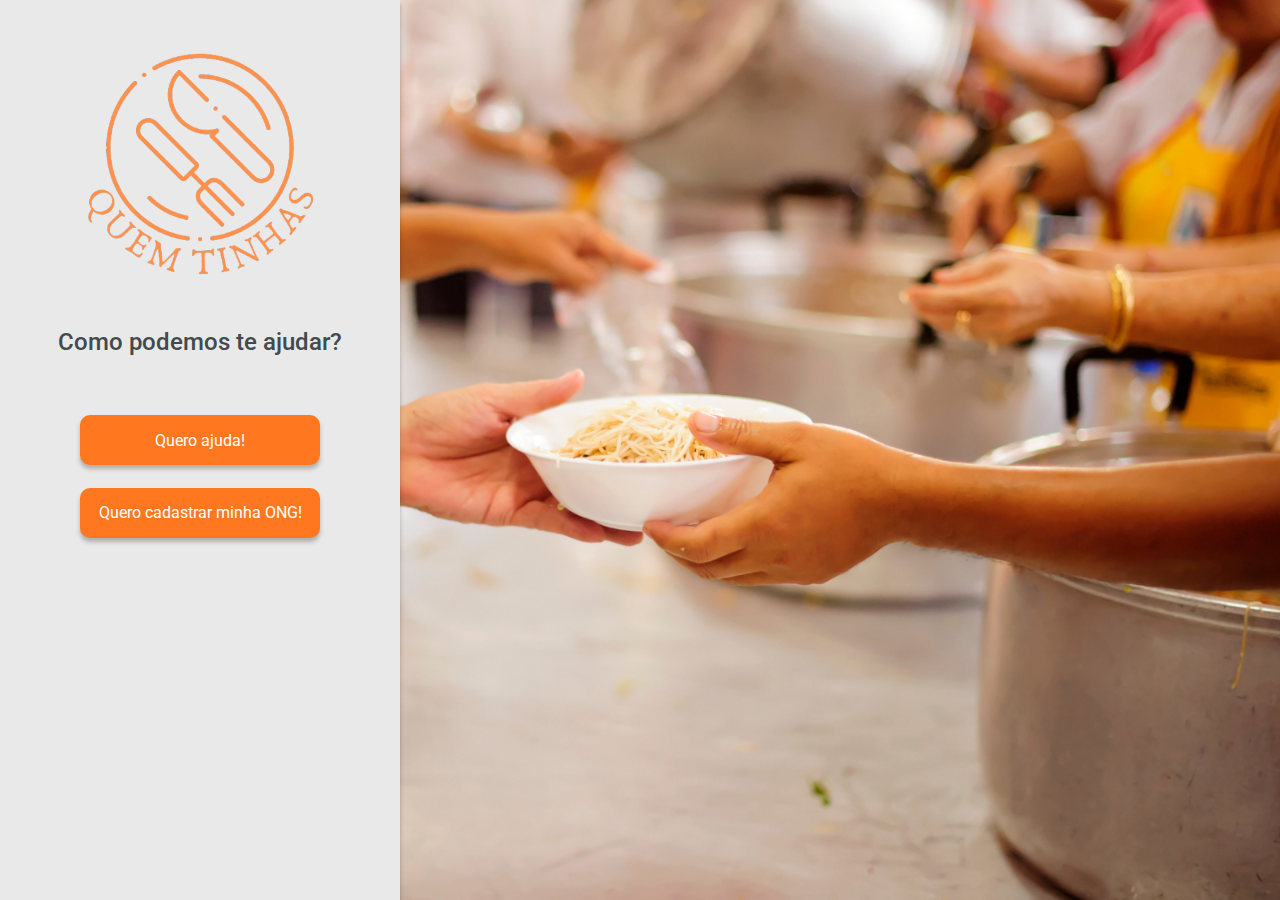
<file: index.html>
<!DOCTYPE html>
<html lang="pt-br">
  <head>
    <meta charset="UTF-8" />
    <meta http-equiv="X-UA-Compatible" content="IE=edge" />
    <meta name="viewport" content="width=device-width, initial-scale=1.0" />
    <link rel="stylesheet" href="./assets/css/global.css" />
    <link rel="stylesheet" href="./assets/css/index.css" />
    <title>QUEMtinhas</title>
  </head>
  <body>
    <div class="background">
      <div class="data">
        <div class="image-container">
          <img src="./assets/img/logo.png" alt="QUEMtinhas logo" />
        </div>
        <div class="text-container">
          <h1>Como podemos te ajudar?</h1>
        </div>
        <div class="button-container">
          <input
            id="iwant-food"
            type="button"
            class="button"
            value="Quero ajuda!"
          />
        </div>
        <div class="button-container">
          <input
            id="register-ong"
            type="button"
            class="button"
            value="Quero cadastrar minha ONG!"
          />
        </div>
      </div>
    </div>
    <script src="./assets/javascript/EventHandlers.js"></script>
  </body>
</html>
</file>
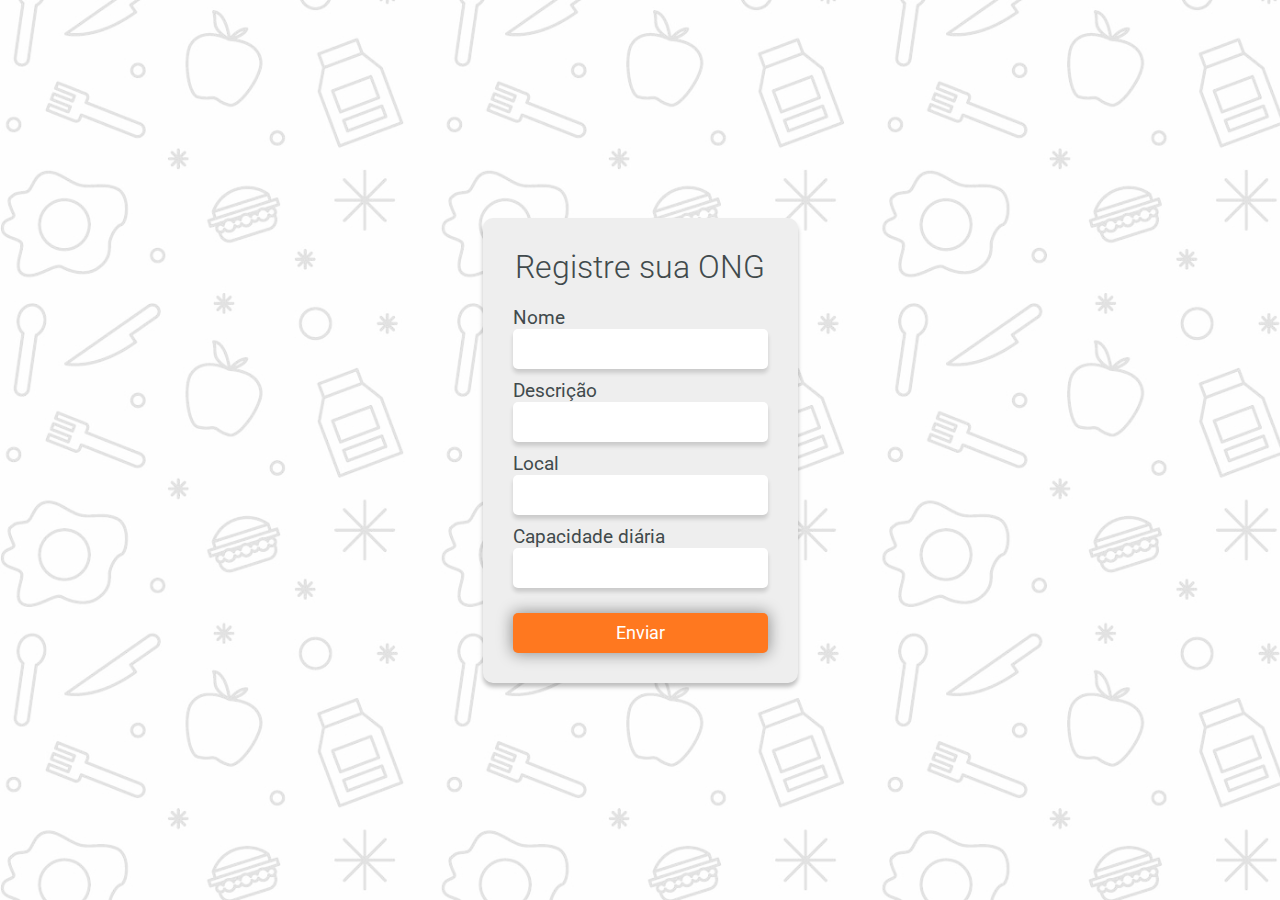
<file: register.html>
<!DOCTYPE html>
<html lang="pt-br">
  <head>
    <meta charset="UTF-8" />
    <meta http-equiv="X-UA-Compatible" content="IE=edge" />
    <meta name="viewport" content="width=device-width, initial-scale=1.0" />
    <script src="https://ajax.googleapis.com/ajax/libs/jquery/3.5.1/jquery.min.js"></script>
    <link rel="stylesheet" href="./assets/css/global.css" />
    <link rel="stylesheet" href="./assets/css/register.css" />
    <title>QUEMtinhas | Registre-se</title>
  </head>
  <body>
    <div class="background">
      <div id="modal"></div>
      <div id="register-success">
        <div id="text-h1">
          <h1>Cadastro da ONG efetuado com sucesso!</h1>
        </div>
        <div class="inputButton">
          <input type="button" value="Retornar" id="returnButton" />
        </div>
      </div>
      <div class="card-container">
        <h1>Registre sua ONG</h1>
        <form method="POST" id="registerForm">
          <div class="inputText">
            <label for="name">
              <p>Nome</p>
            </label>
            <input type="text" name="name" id="name" />
          </div>
          <div class="inputText">
            <label for="desc">
              <p>Descrição</p>
            </label>
            <input type="text" name="desc" id="desc" />
          </div>
          <div class="inputText">
            <label for="place">
              <p>Local</p>
            </label>
            <input type="text" name="place" id="place" />
          </div>
          <div class="inputText">
            <label for="daily-capacity">
              <p>Capacidade diária</p>
            </label>
            <input type="text" name="dailyCapacity" id="dailyCapacity" />
          </div>
          <div class="inputButton">
            <input type="button" value="Enviar" id="submitButton" />
          </div>
        </form>
      </div>
    </div>
    <script src="./assets/javascript/insertOngs.js"></script>
  </body>
</html>
</file>
<file: assets/css/global.css>
@import url(https://fonts.googleapis.com/css2?family=Roboto:ital,wght@0,100;0,300;0,400;0,500;0,700;0,900;1,100;1,300;1,400;1,500;1,700;1,900&display=swap);

:root {
  --lighter-grey: rgb(233, 233, 233);
  --orange: #ff781f;
  --darker-orange: #ff6600;
}

* {
  font-family: "Roboto", sans-serif;
  color: #414a4c;
  box-sizing: border-box;
  padding: 0;
  margin: 0;
}
</file>
<file: assets/css/index.css>
@import url(./global.css);

.background {
  width: 100vw;
  height: 100vh;
  background: url(../img/background.png);
  background-repeat: no-repeat;
  background-size: cover;
}

.data {
  background-color: var(--lighter-grey);
  width: 400px;
  height: 100vh;
  display: flex;
  flex-direction: column;
  align-items: center;
  box-shadow: 0px 4px 4px rgba(0, 0, 0, 0.25);
}

.button-container {
  width: 240px;
  height: 50px;
}

.button-container > input {
  width: 100%;
  height: 100%;
}

.image-container > img {
  margin: 1.5rem 0 0 0;
  width: 300px;
}

.text-container {
  margin: 0 0 3rem 0;
}

.text-container > h1 {
  font-weight: 500;
  font-size: 1.5rem;
}

.button-container {
  margin: 0.7rem;
}

.button-container > input {
  border: none;
  color: #fff;
  font-size: 1rem;
  background-color: var(--orange);
  border-radius: 10px;
  box-shadow: 0px 4px 4px rgba(0, 0, 0, 0.25);
}

.button-container > input:hover {
  background-color: var(--darker-orange);
  cursor: pointer;
}
</file>
<file: assets/css/register.css>
#modal {
  width: 100vw;
  height: 100vh;
  background: rgba(0, 0, 0, 0.5);
  visibility: hidden;
  position: absolute;
}

.background {
  background: url(../img/background-register.png);
  background-repeat: no-repeat;
  background-size: cover;
  width: 100vw;
  height: 100vh;
  display: flex;
  justify-content: center;
  align-items: center;
}

.card-container {
  -webkit-box-shadow: 0px 4px 4px rgba(0, 0, 0, 0.25);
  box-shadow: 0px 4px 4px rgba(0, 0, 0, 0.25);
  padding: 30px;
  width: auto;
  height: auto;
  display: flex;
  justify-content: center;
  align-items: center;
  flex-direction: column;
  background-color: rgb(238, 238, 238);
  border-radius: 10px;
}

.card-container > h1 {
  font-weight: 300;
  margin: 0 0 20px 0;
}

.inputText {
  margin: 0 0 10px 0;
  width: 100%;
}

.inputText > label {
  font-size: 1.2rem;
}

.inputText > input {
  padding: 0 0 0 10px;
  font-size: 1.2rem;
  text-align: left;
  border-radius: 5px;
  border: none;
  background-color: #fff;
  width: 100%;
  height: 40px;
  -webkit-box-shadow: 0px 4px 4px rgba(0, 0, 0, 0.15);
  box-shadow: 0px 4px 4px rgba(0, 0, 0, 0.15);
}

.inputButton {
  margin: 25px 0 0 0;
  width: 100%;
}

.inputButton > input {
  cursor: pointer;
  width: 100%;
  height: 40px;
  border: 0;
  background-color: var(--orange);
  color: #fff;
  border-radius: 5px;
  font-size: 1.1rem;
  -webkit-box-shadow: 0px 0px 15px 1px rgba(0, 0, 0, 0.4);
  box-shadow: 0px 0px 15px 1px rgba(0, 0, 0, 0.4);
}

.inputButton > input:hover {
  background-color: var(--darker-orange);
  transition: 0.2s ease;
}

#register-success {
  visibility: hidden;
  width: 400px;
  background: rgb(226, 226, 226);
  border-radius: 10px;
  padding: 20px;
  position: absolute;
  margin: 0 auto 0 auto;
  left: 0;
  right: 0;
}

#register-success > #text-h1 {
  text-align: center;
  display: flex;
  width: 100%;
}
</file>
